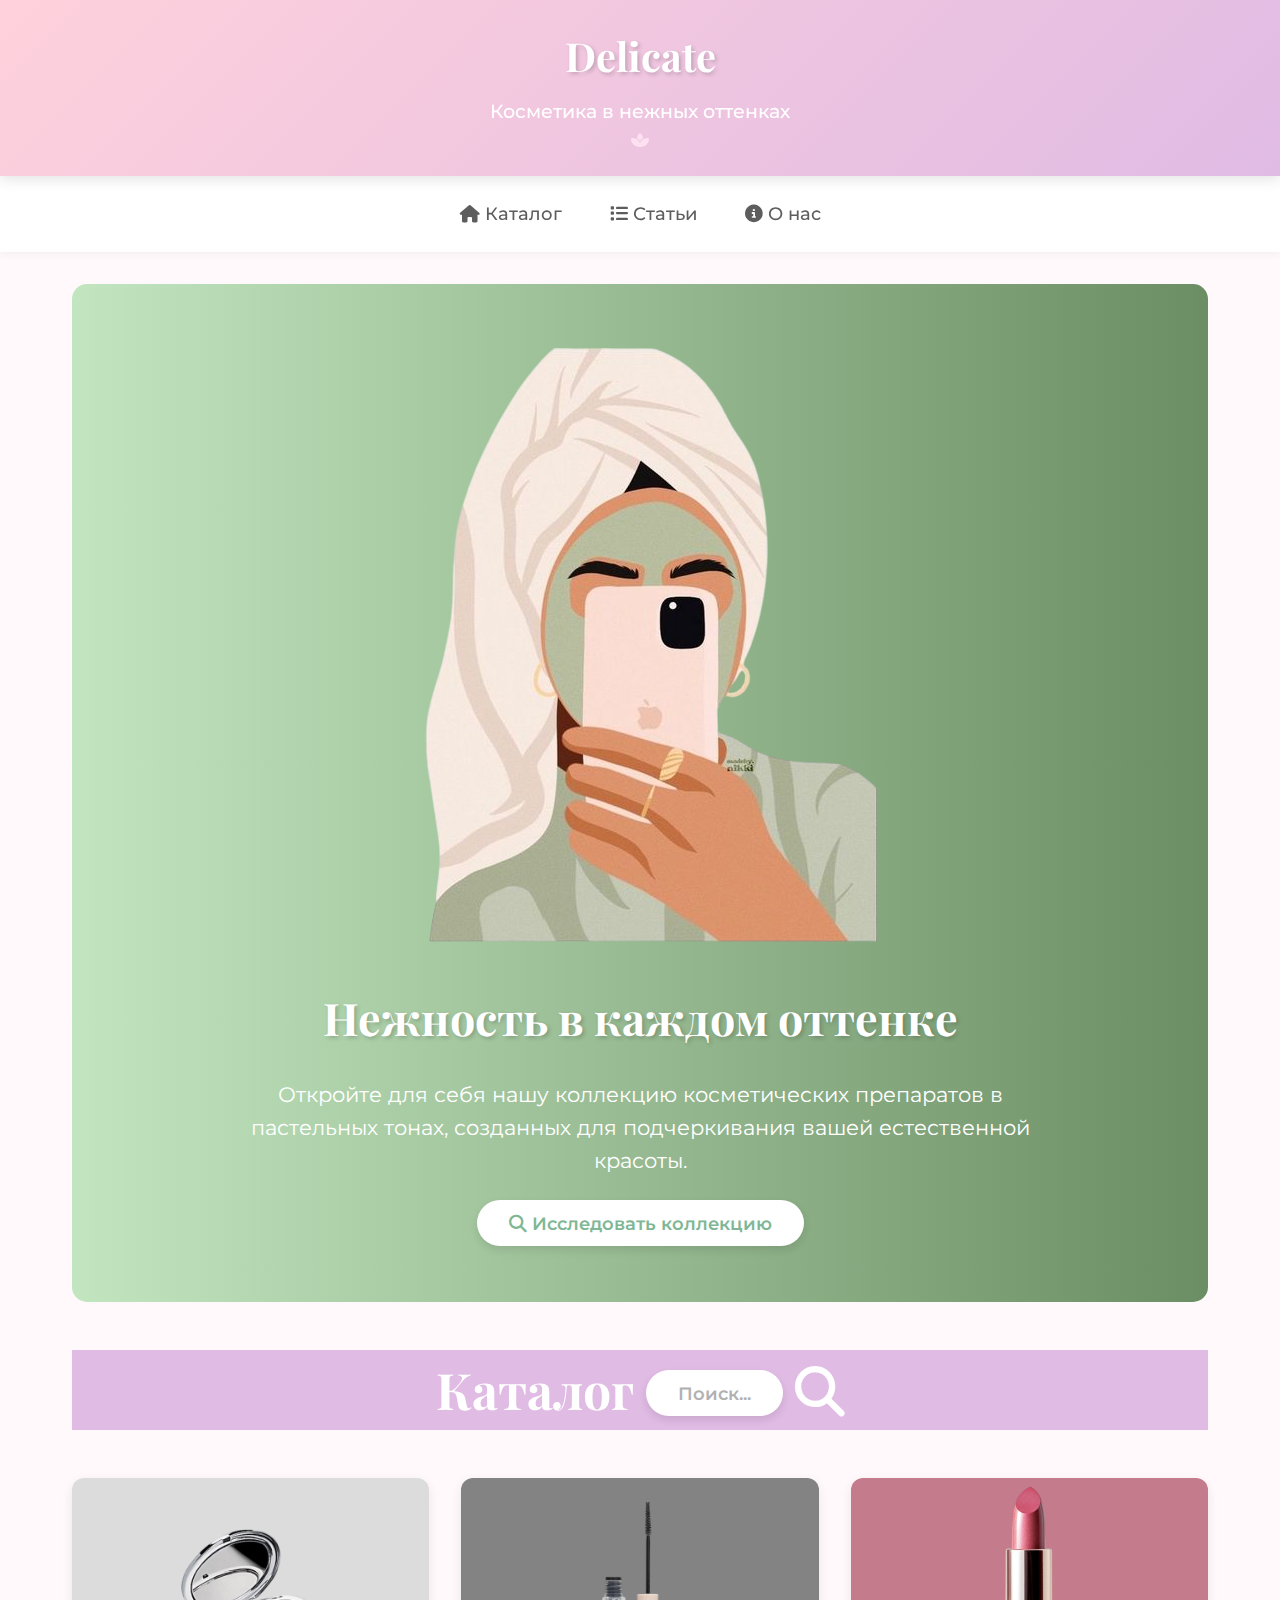
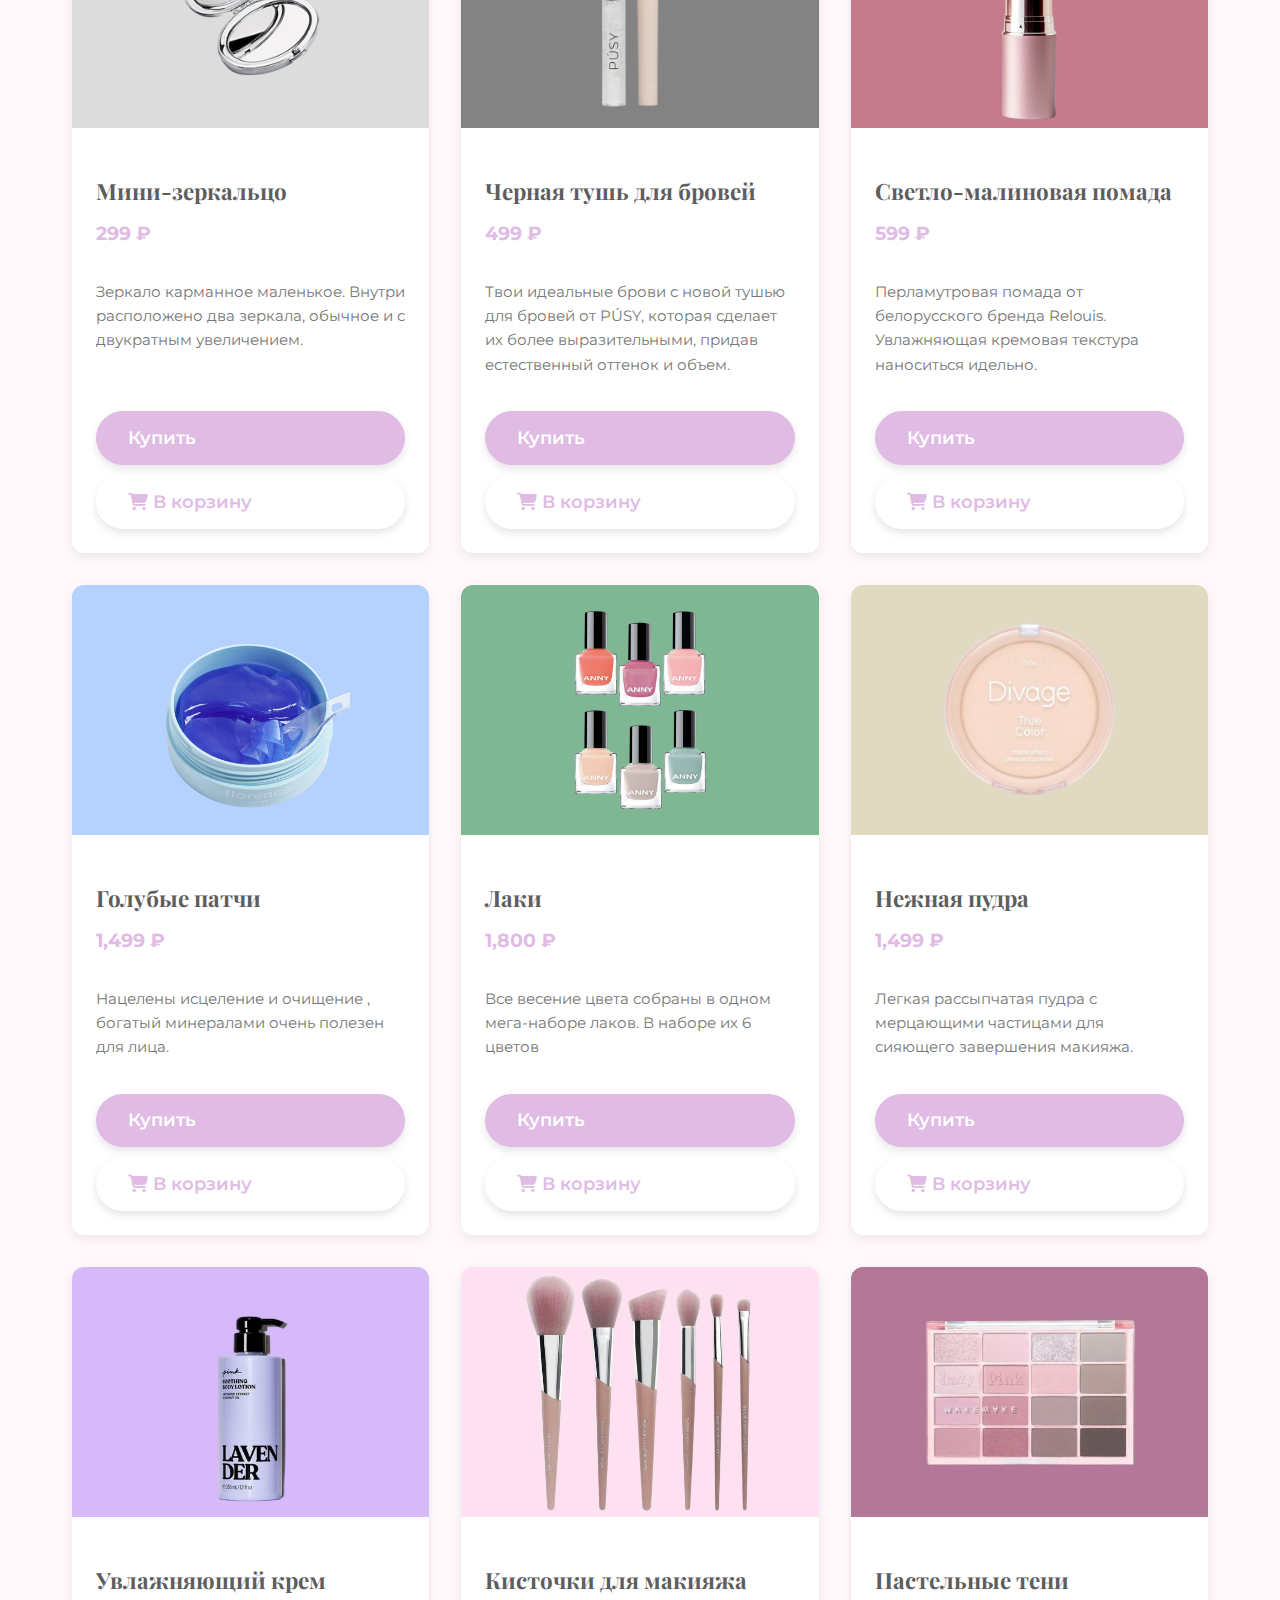
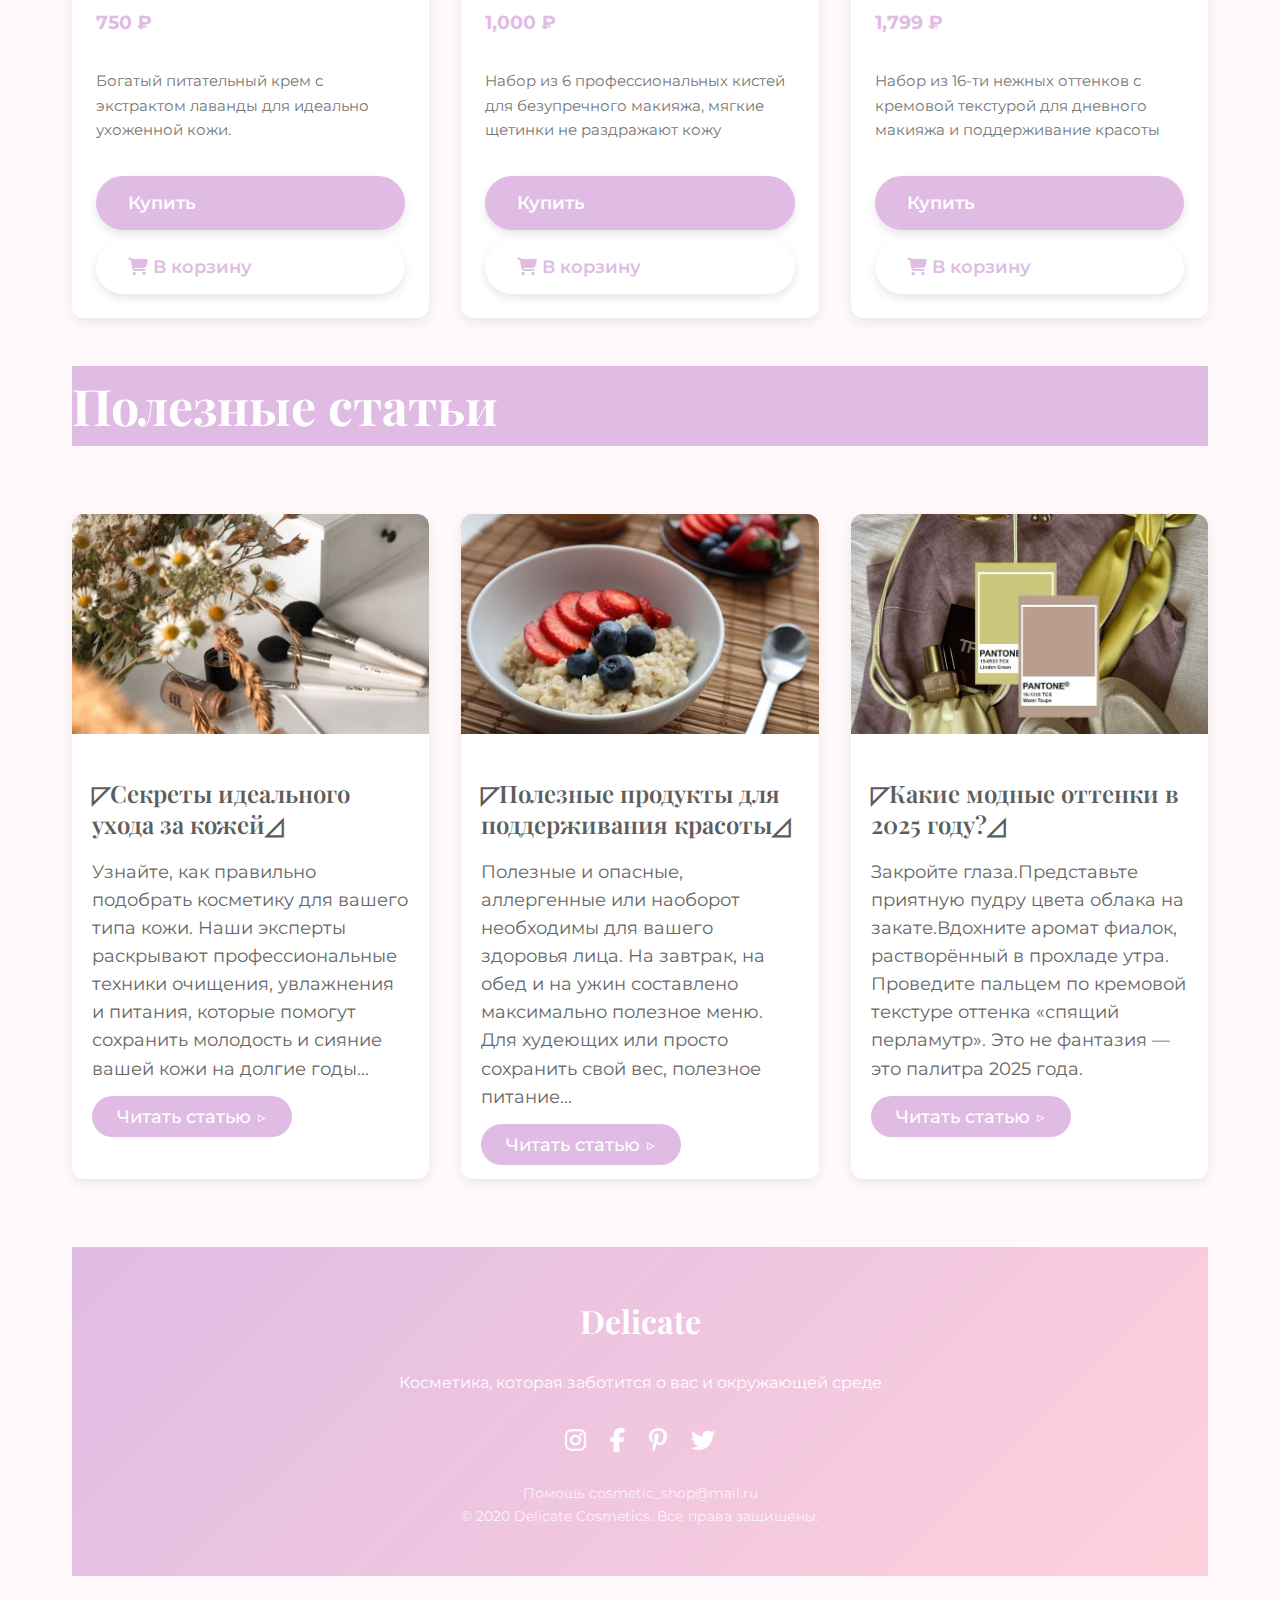
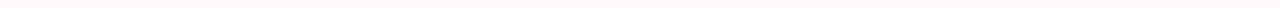
<file: index.html>
<!DOCTYPE html>
<html lang="ru">
<head>
    <meta charset="UTF-8">
    <meta name="viewport" content="width=device-width, initial-scale=1.0">
    <title>Delicate Cosmetics - Нежная косметика</title>
    <!-- Google Fonts -->
    <link rel="preconnect" href="https://fonts.googleapis.com">
    <link rel="preconnect" href="https://fonts.gstatic.com" crossorigin>
    <script src="script.js"></script>
    <link href="https://fonts.googleapis.com/css2?family=Playfair+Display:wght@400;500;600;700&family=Montserrat:wght@300;400;500;600&display=swap" rel="stylesheet">
    <!-- Font Awesome -->
    <link rel="stylesheet" href="https://cdnjs.cloudflare.com/ajax/libs/font-awesome/6.4.0/css/all.min.css">
    <!-- CSS -->
    <link rel="stylesheet" href="style.css">
<script src="script.js"></script>
</head>
<body>
    <header>
        <div class="logo">Delicate</div>
        <div class="tagline">Косметика в нежных оттенках</div>
        <div class="logo-container">
            <div class="logo-icon"><i class="fas fa-spa" style="color: #fde1f1; width: 1000px ;"></i></div>
        </div>
    </header>
    
    <nav>
        <ul id="navMenu">
            <li><a href="index.html"><i class="fas fa-home"></i> Каталог</a></li>
            <li><a href="articles-big.html"><i class="fas fa-list"></i> Статьи</a></li>
            <li><a href="about_us.html"><i class="fas fa-info-circle"></i> О нас</a></li>
        </ul>
    </nav>
    
    <div class="container">
        <section class="hero">

            
            <img src="photo/женщина.png" alt="">
            <h1>Нежность в каждом оттенке</h1>
            <p>Откройте для себя нашу коллекцию косметических препаратов в пастельных тонах, созданных для подчеркивания вашей естественной красоты.</p>
            <a style="color: #7fb795;" href="#" class="btn"><i class="fas fa-search"></i> Исследовать коллекцию</a>
        </section>

        <div>
            <h1 id="products" style="font-size: 50px; background-color: #E0BBE4;

color: #ffffff;" align="center"> Каталог <a  style="color: #b1b1b1; bottom: 10px;" href="#" class="btn"> Поиск...</a> <i class="fas fa-search"></i> </h1>
        </div>
        
        <section  class="products">
            <div class="product-card">
                <div class="product-image" style="background-color: #dcdcdc;">
                    <img src="photo/зеркало.png" style="width: 199px;" alt="">
                    <i class="fas fa-powder"></i>
                </div>
                <div class="product-info">
                    
                    <h3 class="product-title">Мини-зеркальцо</h3>
                    <div class="product-price">299 ₽</div>
                    <p class="product-desc">Зеркало карманное маленькое. Внутри расположено два зеркала, обычное и с двукратным увеличением.</p>
                    <a href="#" class="btn" style="background-color:#E0BBE4; color: #ffffff;"> Купить</a>
                    <a href="#" class="btn"><i class="fas fa-shopping-cart"></i> В корзину</a>
                </div>
            </div>

            

            <div class="product-card">
                <div class="product-image" style="background-color: #838383;">
                    <img src="photo/тушь.png" style="width: 199px;" alt="">
                    <i class="fas fa-powder"></i>
                </div>
                <div class="product-info">
                    
                    <h3 class="product-title">Черная тушь для бровей</h3>
                    <div class="product-price">499 ₽</div>
                    <p class="product-desc">Твои идеальные брови с новой тушью для бровей от PÚSY, которая сделает их более выразительными, придав естественный оттенок и объем.</p>
                    <a href="#" class="btn" style="background-color:#E0BBE4; color: #ffffff;"> Купить</a>
                    <a href="#" class="btn"><i class="fas fa-shopping-cart"></i> В корзину</a>
                </div>
            </div>

            <div class="product-card">
                <div class="product-image" style="background-color: #c47c8d;">
                    <img src="photo/помада.png" style="width: 144px;" alt="">
                    <i class="fas fa-powder"></i>
                </div>
                <div class="product-info">
                    
                    <h3 class="product-title">Светло-малиновая помада</h3>
                    <div class="product-price">599 ₽</div>
                    <p class="product-desc">Перламутровая помада от белорусского бренда Relouis. Увлажняющая кремовая текстура наноситься идельно.</p>
                    <a href="#" class="btn" style="background-color:#E0BBE4; color: #ffffff;"> Купить</a>
                    <a href="#" class="btn"><i class="fas fa-shopping-cart"></i> В корзину</a>
                </div>
            </div>

            <div class="product-card">
                <div class="product-image" style="background-color: #b5d2ff;">
                    <img src="photo/патчи.png" style="width: 199px;" alt="">
                    <i class="fas fa-powder"></i>
                </div>
                <div class="product-info">
                    
                    <h3 class="product-title">Голубые патчи</h3>
                    <div class="product-price">1,499 ₽</div>
                    <p class="product-desc">Нацелены исцеление и очищение , богатый минералами очень полезен для лица.</p>
                    <a href="#" class="btn" style="background-color:#E0BBE4; color: #ffffff;"> Купить</a>
                    <a href="#" class="btn"><i class="fas fa-shopping-cart"></i> В корзину</a>
                </div>
            </div>


            <div class="product-card">
                <div class="product-image" style="background-color: #7fb795;">
                    <img src="photo/лак.png" style="width: 144px;" alt="">
                    <i class="fas fa-powder"></i>
                </div>
                <div class="product-info">
                    
                    <h3 class="product-title">Лаки</h3>
                    <div class="product-price">1,800 ₽</div>
                    <p class="product-desc">Все весение цвета собраны в одном мега-наборе лаков. В наборе их 6 цветов</p>
                    <a href="#" class="btn" style="background-color:#E0BBE4; color: #ffffff;"> Купить</a>
                    <a href="#" class="btn"><i class="fas fa-shopping-cart"></i> В корзину</a>
                </div>
            </div>

            <div class="product-card">
                <div class="product-image" style="background-color: #e1dac2;">
                    <img src="photo/пудра.png" style="width: 199px;" alt="">
                    <i class="fas fa-powder"></i>
                </div>
                <div class="product-info">
                    
                    <h3 class="product-title">Нежная пудра</h3>
                    <div class="product-price">1,499 ₽</div>
                    <p class="product-desc">Легкая рассыпчатая пудра с мерцающими частицами для сияющего завершения макияжа.</p>
                    <a href="#" class="btn" style="background-color:#E0BBE4; color: #ffffff;"> Купить</a>
                    <a href="#" class="btn"><i class="fas fa-shopping-cart"></i> В корзину</a>
                </div>
            </div>
            
            <div class="product-card">
                <div class="product-image" style="background-color: #d5b9f8;">
                    <img src="photo/крем.png" style="width: 288px;" alt="">
                    
                </div>
                <div class="product-info">
                    <h3 class="product-title">Увлажняющий крем</h3>
                    <div class="product-price">750 ₽</div>
                    <p class="product-desc">Богатый питательный крем с экстрактом лаванды для идеально ухоженной кожи.</p>
                    <a href="#" class="btn" style="background-color:#E0BBE4; color: #ffffff;"> Купить</a>
                    <a href="#" class="btn"><i class="fas fa-shopping-cart"></i> В корзину</a>
                </div>
            </div>


            
            <div class="product-card">
                <div class="product-image" style="background-color: #fde1f1;">
                    <img src="photo/кисти.png" style="width: 244px;"  alt="">
                    
                </div>
                <div class="product-info">
                    <h3 class="product-title">Кисточки для макияжа</h3>
                    <div class="product-price">1,000 ₽</div>
                    <p class="product-desc"> Набор из 6 профессиональных кистей для безупречного макияжа, мягкие щетинки не раздражают кожу</p>
                    <a href="#" class="btn" style="background-color:#E0BBE4; color: #ffffff;"> Купить</a>
                    <a href="#" class="btn"><i class="fas fa-shopping-cart"></i> В корзину</a>
                </div>

            </div>

            <div class="product-card">
                <div class="product-image" style="background-color: #b37897;">
                    <img src="photo/палетка.png" style="width: 288px;"  alt="">
                    
                </div>
                <div class="product-info">
                    <h3 class="product-title">Пастельные тени</h3>
                    <div class="product-price">1,799 ₽</div>
                    <p class="product-desc">Набор из 16-ти нежных оттенков с кремовой текстурой для дневного макияжа и поддерживание красоты</p>
                    <a href="#" class="btn" style="background-color:#E0BBE4; color: #ffffff;"> Купить</a>
                    <a href="#" class="btn"><i class="fas fa-shopping-cart"></i> В корзину</a>
                </div>
            </div>

        </section>
        

        <h1 style="font-size: 50px; background-color: #E0BBE4;
        color: #ffffff;"> Полезные статьи</h1>

        <section class="cards-article">

        <div class="article-card">
            <div class="article-image">
              <img src="photo/article/статья1.jpg" alt="Уход за кожей">
            </div>
            <div class="article-content" >
              <h3 class="article-title">◸Секреты идеального ухода за кожей◿</h3>
              <p class="article-text" >Узнайте, как правильно подобрать косметику для вашего типа кожи. Наши эксперты раскрывают профессиональные техники очищения, увлажнения и питания, которые помогут сохранить молодость и сияние вашей кожи на долгие годы...</p>
              <a href="#" class="article-btn">Читать статью ▷</a>
            </div>
          </div>

          <div class="article-card">
            <div class="article-image">
              <img src="photo/article/статья2.jpg" alt="Уход за кожей">
            </div>
            <div class="article-content">
              <h3 class="article-title">◸Полезные продукты для поддерживания красоты◿</h3>
              <p class="article-text" >Полезные и опасные, аллергенные или наоборот необходимы для вашего здоровья лица. На завтрак, на обед и на ужин составлено максимально полезное меню. Для худеющих или просто сохранить свой вес, полезное питание... </p>
              <a href="#" class="article-btn">Читать статью ▷</a>
            </div>
          </div>

          <div class="article-card">
            <div class="article-image">
              <img src="photo/article/статья 3.jpg" alt="Уход за кожей">
            </div>
            <div class="article-content">
              <h3 class="article-title">◸Какие модные оттенки в 2025 году?◿</h3>
              <p class="article-text" >Закройте глаза.Представьте приятную пудру цвета облака на закате.Вдохните аромат фиалок, растворённый в прохладе утра. Проведите пальцем по кремовой текстуре оттенка «спящий перламутр». Это не фантазия — это палитра 2025 года.</p>
              <a href="#" class="article-btn">Читать статью ▷</a>
            </div>
          </div>

        </section>


        

    
    <footer>
        <div class="footer-content">
            <div class="footer-logo">Delicate</div>
            <p class="text">Косметика, которая заботится о вас и окружающей среде</p>
            <div class="social-links">
                <a href="#"><i class="fab fa-instagram"></i></a>
                <a href="#"><i class="fab fa-facebook-f"></i></a>
                <a href="#"><i class="fab fa-pinterest-p"></i></a>
                <a href="#"><i class="fab fa-twitter"></i></a>
            </div>
            <div class="copyright">Помощь cosmetic_shop@mail.ru</div>
            <div class="copyright">© 2020 Delicate Cosmetics. Все права защищены.</div>
        </div>
    </footer>
    

</body>
</html>
</file>
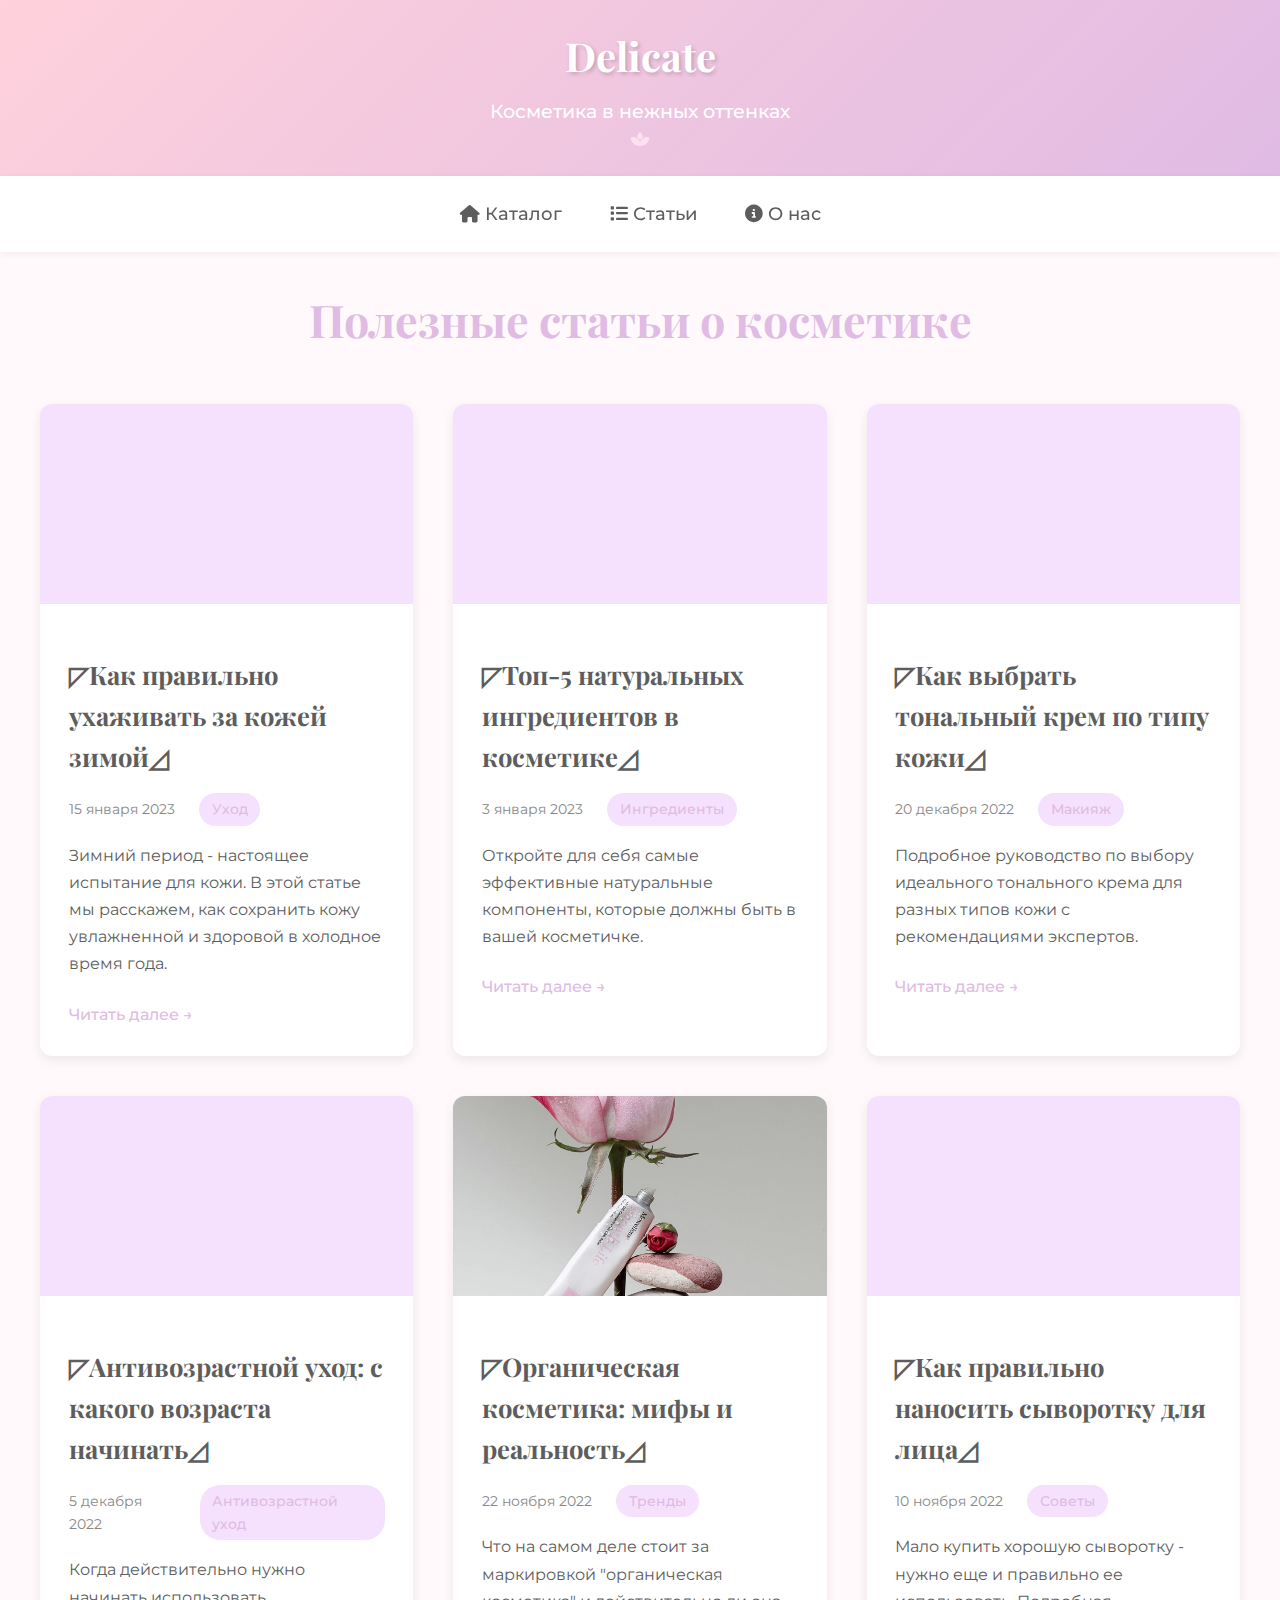
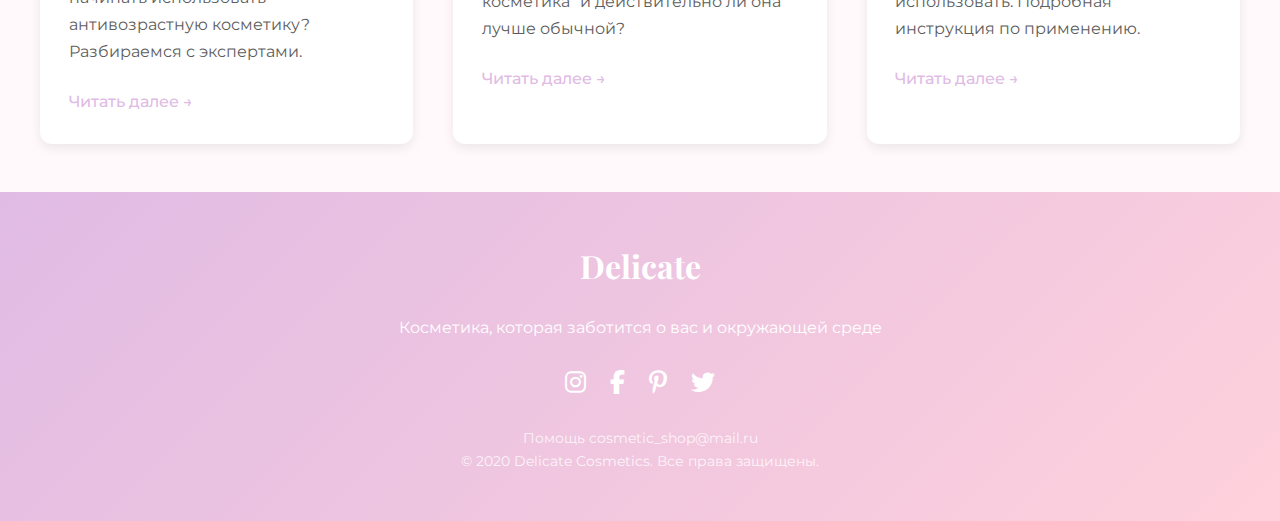
<file: articles-big.html>
<!DOCTYPE html>
<html lang="en">
<head>
    <meta charset="UTF-8">
    <meta name="viewport" content="width=device-width, initial-scale=1.0">
    <title>Delicate Cosmetics - О нас</title>
    <script src="script.js"></script>
    <link rel="stylesheet" href="https://cdnjs.cloudflare.com/ajax/libs/font-awesome/6.4.0/css/all.min.css">
    <link rel="stylesheet" href="abous_us.css">
    <link rel="stylesheet" href="articles-big.css">
    <link rel="preconnect" href="https://fonts.googleapis.com">
    <script src="https://cdn.jsdelivr.net/npm/bootstrap@5.3.5/dist/js/bootstrap.bundle.min.js" integrity="sha384-k6d4wzSIapyDyv1kpU366/PK5hCdSbCRGRCMv+eplOQJWyd1fbcAu9OCUj5zNLiq" crossorigin="anonymous"></script>

    <link href="https://cdn.jsdelivr.net/npm/bootstrap@5.3.5/dist/css/bootstrap.min.css" rel="stylesheet" integrity="sha384-SgOJa3DmI69IUzQ2PVdRZhwQ+dy64/BUtbMJw1MZ8t5HZApcHrRKUc4W0kG879m7" crossorigin="anonymous">
    
    <link rel="preconnect" href="https://fonts.gstatic.com" crossorigin>
    <link href="https://fonts.googleapis.com/css2?family=Montserrat:wght@400;500&family=Playfair+Display:wght@400;500;700&display=swap" rel="stylesheet">
</head>
<body>
    <header>
        <div class="logo">Delicate</div>
        <div class="tagline">Косметика в нежных оттенках</div>
        <div class="logo-icon"><i class="fas fa-spa" style="color: #fde1f1; width: 1000px ;"></i></div>
    </header>
    

    <nav>
        <ul id="navMenu">
            <li><a href="index.html"><i class="fas fa-home"></i> Каталог</a></li>
            <li><a href="articles-big.html"><i class="fas fa-list"></i> Статьи</a></li>
            <li><a href="about_us.html"><i class="fas fa-info-circle"></i> О нас</a></li>
        </ul>
    </nav>

    <div class="container">
        <h1 class="page-title">Полезные статьи о косметике</h1>
        
        <section class="articles">
            <article class="article-card">
                <div class="article-image" style="background-image: url('https://images.unsplash.com/photo-1522335789203-aabd1fc54bc9?ixlib=rb-1.2.1&auto=format&fit=crop&w=500&q=60');"></div>
                <div class="article-content">
                    <h2 class="article-title">◸Как правильно ухаживать за кожей зимой◿</h2>
                    <div class="article-meta">
                        <span class="article-date">15 января 2023</span>
                        <span class="article-category">Уход</span>
                    </div>
                    <p class="article-excerpt">Зимний период - настоящее испытание для кожи. В этой статье мы расскажем, как сохранить кожу увлажненной и здоровой в холодное время года.</p>
                    <a href="#" class="read-more">Читать далее →</a>
                </div>
            </article>
            
            <article class="article-card">
                <div class="article-image" style="background-image: url('https://images.unsplash.com/photo-1596462502278-27bfdc403348?ixlib=rb-1.2.1&auto=format&fit=crop&w=500&q=60');"></div>
                <div class="article-content">
                    <h2 class="article-title">◸Топ-5 натуральных ингредиентов в косметике◿</h2>
                    <div class="article-meta">
                        <span class="article-date">3 января 2023</span>
                        <span class="article-category">Ингредиенты</span>
                    </div>
                    <p class="article-excerpt">Откройте для себя самые эффективные натуральные компоненты, которые должны быть в вашей косметичке.</p>
                    <a href="#" class="read-more">Читать далее →</a>
                </div>
            </article>
            
            <article class="article-card">
                <div class="article-image" style="background-image: url('https://images.unsplash.com/photo-1570172619644-dfd03ed5d881?ixlib=rb-1.2.1&auto=format&fit=crop&w=500&q=60');"></div>
                <div class="article-content">
                    <h2 class="article-title">◸Как выбрать тональный крем по типу кожи◿</h2>
                    <div class="article-meta">
                        <span class="article-date">20 декабря 2022</span>
                        <span class="article-category">Макияж</span>
                    </div>
                    <p class="article-excerpt">Подробное руководство по выбору идеального тонального крема для разных типов кожи с рекомендациями экспертов.</p>
                    <a href="#" class="read-more">Читать далее →</a>
                </div>
            </article>
            
            <article class="article-card">
                <div class="article-image" style="background-image: url('https://images.unsplash.com/photo-1596755094514-f87e34085b2c?ixlib=rb-1.2.1&auto=format&fit=crop&w=500&q=60');"></div>
                <div class="article-content">
                    <h2 class="article-title">◸Антивозрастной уход: с какого возраста начинать◿</h2>
                    <div class="article-meta">
                        <span class="article-date">5 декабря 2022</span>
                        <span class="article-category">Антивозрастной уход</span>
                    </div>
                    <p class="article-excerpt">Когда действительно нужно начинать использовать антивозрастную косметику? Разбираемся с экспертами.</p>
                    <a href="#" class="read-more">Читать далее →</a>
                </div>
            </article>
            
            <article class="article-card">
                <div class="article-image" style="background-image: url('photo/орг.jpg');"></div>
                <div class="article-content">
                    <h2 class="article-title">◸Органическая косметика: мифы и реальность◿</h2>
                    <div class="article-meta">
                        <span class="article-date">22 ноября 2022</span>
                        <span class="article-category">Тренды</span>
                    </div>
                    <p class="article-excerpt">Что на самом деле стоит за маркировкой "органическая косметика" и действительно ли она лучше обычной?</p>
                    <a href="#" class="read-more">Читать далее →</a>
                </div>
            </article>
            
            <article class="article-card">
                <div class="article-image" style="background-image: url('https://images.unsplash.com/photo-1625772452859-1c03d5bf1137?ixlib=rb-1.2.1&auto=format&fit=crop&w=500&q=60');"></div>
                <div class="article-content">
                    <h2 class="article-title">◸Как правильно наносить сыворотку для лица◿</h2>
                    <div class="article-meta">
                        <span class="article-date">10 ноября 2022</span>
                        <span class="article-category">Советы</span>
                    </div>
                    <p class="article-excerpt">Мало купить хорошую сыворотку - нужно еще и правильно ее использовать. Подробная инструкция по применению.</p>
                    <a href="#" class="read-more">Читать далее →</a>
                </div>
            </article>
        </section>
    </div>


    <footer>
        <div class="footer-content">
            <div class="footer-logo">Delicate</div>
            <p class="text">Косметика, которая заботится о вас и окружающей среде</p>
            <div class="social-links">
                <a href="#"><i class="fab fa-instagram"></i></a>
                <a href="#"><i class="fab fa-facebook-f"></i></a>
                <a href="#"><i class="fab fa-pinterest-p"></i></a>
                <a href="#"><i class="fab fa-twitter"></i></a>
            </div>
            <div class="copyright">Помощь cosmetic_shop@mail.ru</div>
            <div class="copyright">© 2020 Delicate Cosmetics. Все права защищены.</div>
        </div>
    </footer>
    

</body>
</html>
</file>
<file: style.css>
/* Основные стили */
:root {
    --primary-color: #FFD1DC; /* Нежно-розовый */
    --secondary-color: #E0BBE4; /* Лавандовый */
    --accent-color: #F5E1FD; /* Светло-лиловый */
    --text-color: #5D5D5D; /* Темно-серый */
    --light-color: #FFF9FB; /* Очень светлый розовый */
}

* {
    box-sizing: border-box;
}

body {
    font-family: 'Playfair Display', serif;
    margin: 0;
    padding: 0;
    background-color: var(--light-color);
    color: var(--text-color);
    line-height: 1.6;
}


.product-desc,  .tagline, .btn, nav a, .copyright, .product-price, p {
    font-family: 'Montserrat', sans-serif;
}


header {
    background: linear-gradient(135deg, var(--primary-color), var(--secondary-color));
    padding: 1.5rem 0;
    text-align: center;
    box-shadow: 0 4px 12px rgba(0, 0, 0, 0.1);
    position: relative;
    z-index: 10;
}

.logo {
    font-size: 2.5rem;
    font-weight: 700;
    color: white;
    text-shadow: 2px 2px 4px rgba(0, 0, 0, 0.2);
    margin-bottom: 0.5rem;
}

.tagline {
    font-size: 1.2rem;
    color: white;
    font-weight: 500;
}


nav {
    background-color: white;
    padding: 1rem 0;
    box-shadow: 0 2px 8px rgba(0, 0, 0, 0.05);
    position: sticky;
    top: 0;
    z-index: 9;
}

nav ul {
    display: flex;
    justify-content: center;
    list-style: none;
    padding: 0;
    margin: 0;
    flex-wrap: wrap;
}

nav li {
    margin: 0 1.5rem;
}

nav a {
    text-decoration: none;
    color: var(--text-color);
    font-weight: 500;
    font-size: 1.1rem;
    transition: color 0.3s;
    display: inline-block;
    padding: 0.5rem 0;
}

nav a:hover {
    color: var(--secondary-color);
}


.cards-article {
    display: grid;
    grid-template-columns: repeat(auto-fill, minmax(280px, 1fr));
    gap: 2rem;
    margin: 3rem 0;
}

.article-cards:clicked {
    transform: scale(1.2);
  }

.article-card {
    width: 100%;
    max-width: 400px;
    background: white;
    border-radius: 12px;
    overflow: hidden;
    box-shadow: 0 4px 12px rgba(0,0,0,0.08);
    transition: transform 0.3s ease;
    margin: 20px auto;
  }
  
  .article-card:hover {
    transform: translateY(-5px);
  }
  
  .article-image {
    height: 220px;
    overflow: hidden;
  }
  
  .article-image img {
    width: 100%;
    height: 100%;
    object-fit: cover;
    transition: transform 0.5s ease;
  }
  
  .article-card:hover .article-image img {
    transform: scale(1.05);
  }
  
  .article-content {
    padding: 20px;
  }
  
  .article-title {
    font-family: 'Playfair Display', serif;
    font-weight: 600;
    font-size: 1.5rem;
    color: #5D5D5D;
    margin-bottom: 15px;
    line-height: 1.3;
  }
  
  .article-text {
    font-family: 'Montserrat', sans-serif;
    font-weight: 400;
    font-size: 1.1rem;
    color: #666;
    line-height: 1.6;
    margin-bottom: 20px;
  }
  
  .article-btn {
    font-family: 'Montserrat', sans-serif;
    font-weight: 500;
    font-size: 1.1rem;
    color: white;
    background: #E0BBE4;
    padding: 10px 25px;
    border-radius: 30px;
    text-decoration: none;
    transition: all 0.3s ease;
  }
  
  .article-btn:hover {
    background: #D6A8E1;
    transform: translateY(-2px);
    box-shadow: 0 4px 8px rgba(0,0,0,0.1);
  }





.product-actions {
    display: flex;
    gap: 1rem;
    margin-top: 1.5rem;
}

.btn-cart {
    background-color: white;
    color: var(--secondary-color);
    border: 2px solid var(--secondary-color);
}



.btn-cart {
    flex: 1;
    padding: 0.7rem;
    border-radius: 30px;
    text-decoration: none;
    font-weight: 700;
    font-size: 1rem;
    transition: all 0.3s;
    text-align: center;
    cursor: pointer;
}

.btn-cart:hover {
    background-color: var(--accent-color);
}


.container {
    max-width: 1200px;
    margin: 2rem auto;
    padding: 0 2rem;
}


.hero {
    background: linear-gradient(to right, rgba(179, 225, 177, 0.8), rgba(70, 115, 62, 0.8));
    padding: 4rem 2rem;
    text-align: center;
    border-radius: 15px;
    margin-bottom: 3rem;
    position: relative;
    overflow: hidden;
}

.hero h1 {
    font-size: 2.8rem;
    color: white;
    margin-bottom: 1.5rem;
    text-shadow: 2px 2px 4px rgba(0, 0, 0, 0.2);
    position: relative;
    z-index: 2;
}

.hero p {
    font-size: 1.3rem;
    color: white;
    max-width: 800px;
    margin: 0 auto 2rem;
    position: relative;
    z-index: 2;
}



.btn {
    margin-top: 10px;
    background-color: white;
    color: var(--secondary-color);
    padding: 0.8rem 2rem;
    border-radius: 30px;
    text-decoration: none;
    font-weight: 600;
    font-size: 1.1rem;
    transition: all 0.3s;
    box-shadow: 0 4px 8px rgba(0, 0, 0, 0.1);
    border: none;
    cursor: pointer;
    position: relative;
    z-index: 2;
}

.btn:hover {
    transform: translateY(-3px);
    box-shadow: 0 6px 12px rgba(0, 0, 0, 0.15);
}


.products {
    display: grid;
    grid-template-columns: repeat(auto-fill, minmax(280px, 1fr));
    gap: 2rem;
    margin: 3rem 0;
}

.product-card {
    background-color: white;
    border-radius: 12px;
    overflow: hidden;
    box-shadow: 0 4px 12px rgba(0, 0, 0, 0.08);
    transition: transform 0.3s, box-shadow 0.3s;
    display: flex;
    flex-direction: column;
}

.product-card:hover {
    transform: translateY(-10px);
    box-shadow: 0 12px 24px rgba(0, 0, 0, 0.12);
}

.product-image {
    height: 250px;
    background-color: var(--accent-color);
    display: flex;
    align-items: center;
    justify-content: center;
    color: var(--secondary-color);
    font-size: 1.5rem;
    font-weight: 700;
    position: relative;
}

.product-image i {
    font-size: 4rem;
    opacity: 0.7;
}

.product-info {
    padding: 1.5rem;
    flex-grow: 1;
    display: flex;
    flex-direction: column;
}

.product-title {
    font-size: 1.4rem;
    margin-bottom: 0.5rem;
    color: var(--text-color);
}

.product-price {
    font-size: 1.2rem;
    color: var(--secondary-color);
    font-weight: 700;
    margin-bottom: 1rem;
}

.product-desc {
    font-size: 0.95rem;
    margin-bottom: 1.5rem;
    color: #777;
    flex-grow: 1;
}











footer {
    background: linear-gradient(135deg, var(--secondary-color), var(--primary-color));
    color: white;
    text-align: center;
    padding: 3rem 0;
    margin-top: 3rem;


}

.text {
    font-family: 'Montserrat', sans-serif;
}



.footer-content {
    max-width: 800px;
    margin: 0 auto;
    padding: 0 2rem;
}

.footer-logo {
    font-size: 2rem;
    font-weight: 700;
    margin-bottom: 1.5rem;
}

.social-links {
    display: flex;
    justify-content: center;
    gap: 1.5rem;
    margin: 1.5rem 0;
}

.social-links a {
    color: white;
    font-size: 1.5rem;
    transition: transform 0.3s;

    align-items: center;
    justify-content: center;
}

.social-links a:hover {
    transform: translateY(-3px);
    background-color: rgba(255, 255, 255, 0.3);
}

.copyright {
    font-size: 0.9rem;
    opacity: 0.8;
}


/* Адаптивность */
@media (max-width: 992px) {
    .hero h1 {
        font-size: 2.4rem;
    }
    
    .hero p {
        font-size: 1.1rem;
    }
}

@media (max-width: 768px) {

    
    
    
    .hero {
        padding: 3rem 1.5rem;
        border-radius: 0;
        margin-bottom: 2rem;
    }
    
    .hero h1 {
        font-size: 2rem;
    }
    
    .container {
        padding: 0 1.5rem;
    }
    
    .products {
        grid-template-columns: 1fr;
    }


}

@media (max-width: 480px) {
    .logo {
        font-size: 2rem;
    }
    
    .tagline {
        font-size: 1rem;
    }
    
    .hero h1 {
        font-size: 1.8rem;
    }
    
    .btn {
        padding: 0.7rem 1.5rem;
        font-size: 1rem;
    }
    
    .footer-logo {
        font-size: 1.8rem;
    }
}
</file>
<file: abous_us.css>
:root {
    --primary-color: #FFD1DC; /* Нежно-розовый */
    --secondary-color: #E0BBE4; /* Лавандовый */
    --accent-color: #F5E1FD; /* Светло-лиловый */
    --text-color: #5D5D5D; /* Темно-серый */
    --light-color: #FFF9FB; /* Очень светлый розовый */
}

body {
    font-family: 'Montserrat', sans-serif;
    margin: 0;
    padding: 0;
    background-color: var(--light-color);
    color: var(--text-color);
    line-height: 1.6;
}

h1, h2, h3, h4 {
    font-family: 'Playfair Display', serif;
    color: var(--text-color);
}

/* Шапка */
header {
    background: linear-gradient(135deg, var(--primary-color), var(--secondary-color));
    padding: 1.5rem 0;
    text-align: center;
    box-shadow: 0 4px 12px rgba(0, 0, 0, 0.1);
}

nav {
    background-color: white;
    padding: 1rem 0;
    box-shadow: 0 2px 8px rgba(0, 0, 0, 0.05);
    position: sticky;
    top: 0;
    z-index: 9;
}

nav ul {
    display: flex;
    justify-content: center;
    list-style: none;
    padding: 0;
    margin: 0;
    flex-wrap: wrap;
}

nav li {
    margin: 0 1.5rem;
}

nav a {
    text-decoration: none;
    color: var(--text-color);
    font-weight: 500;
    font-size: 1.1rem;
    transition: color 0.3s;
    display: inline-block;
    padding: 0.5rem 0;
}

nav a:hover {
    color: var(--secondary-color);
}


.logo {
    font-family: 'Playfair Display', serif;
    font-size: 2.5rem;
    font-weight: 700;
    color: white;
    text-shadow: 2px 2px 4px rgba(0, 0, 0, 0.2);
    margin-bottom: 0.5rem;
}

.tagline {
    font-family: 'Montserrat', sans-serif;
    font-size: 1.2rem;
    color: white;
    font-weight: 500;
}

/* Навигация */
nav {
    background-color: white;
    padding: 1rem 0;
    box-shadow: 0 2px 8px rgba(0, 0, 0, 0.05);
}

nav ul {
    display: flex;
    justify-content: center;
    list-style: none;
    padding: 0;
    margin: 0;
}

nav li {
    margin: 0 1.5rem;
}

nav a {
    font-family: 'Montserrat', sans-serif;
    text-decoration: none;
    color: var(--text-color);
    font-weight: 500;
    font-size: 1.1rem;
    transition: color 0.3s;
}

nav a:hover {
    color: var(--secondary-color);
}

/* Основной контент */
.container {
    max-width: 1200px;
    margin: 3rem auto;
    padding: 0 2rem;
}

.about-hero {
    text-align: center;
    margin-bottom: 4rem;
}

.about-hero h1 {
    font-size: 3rem;
    margin-bottom: 1.5rem;
    color: var(--secondary-color);
}

.about-hero p {
    font-size: 1.2rem;
    max-width: 800px;
    margin: 0 auto;
}

.about-section {
    display: flex;
    align-items: center;
    margin-bottom: 4rem;
    gap: 3rem;
}

.about-section.reverse {
    flex-direction: row-reverse;
}

.about-image {
    flex: 1;
    min-height: 400px;
    border-radius: 15px;
    background-color: var(--accent-color);
    display: flex;
    align-items: center;
    justify-content: center;
    color: var(--secondary-color);
    font-size: 1.5rem;
    font-weight: 500;
}

.about-content {
    flex: 1;
}

.about-content h2 {
    font-size: 2.2rem;
    margin-bottom: 1.5rem;
    color: var(--secondary-color);
}

.team-section {
    text-align: center;
    margin: 5rem 0;
}

.team-section h2 {
    font-size: 2.5rem;
    margin-bottom: 3rem;
    color: var(--secondary-color);
}

.team-grid {
    display: grid;
    grid-template-columns: repeat(auto-fill, minmax(250px, 1fr));
    gap: 2rem;
}

.team-member {
    background-color: white;
    border-radius: 12px;
    padding: 2rem;
    box-shadow: 0 4px 12px rgba(0, 0, 0, 0.08);
    transition: transform 0.3s;
}

.team-member:hover {
    transform: translateY(-10px);
}

.member-photo {
    width: 150px;
    height: 150px;
    border-radius: 50%;
    background-color: var(--primary-color);
    margin: 0 auto 1.5rem;
    display: flex;
    align-items: center;
    justify-content: center;
    color: white;
    font-size: 3rem;
}

.member-name {
    font-family: 'Playfair Display', serif;
    font-size: 1.5rem;
    margin-bottom: 0.5rem;
    color: var(--text-color);
}

.member-position {
    color: var(--secondary-color);
    font-weight: 500;
    margin-bottom: 1rem;
}

/* Подвал */
footer {
    background: linear-gradient(135deg, var(--secondary-color), var(--primary-color));
    color: white;
    text-align: center;
    padding: 3rem 0;
    margin-top: 3rem;
}

.footer-content {
    max-width: 800px;
    margin: 0 auto;
}

.footer-logo {
    font-family: 'Playfair Display', serif;
    font-size: 2rem;
    font-weight: 700;
    margin-bottom: 1.5rem;
}

.social-links {
    display: flex;
    justify-content: center;
    gap: 1.5rem;
    margin: 1.5rem 0;
}

.social-links a {
    color: white;
    font-size: 1.5rem;
    transition: transform 0.3s;
}

.social-links a:hover {
    transform: translateY(-3px);
}

.copyright {
    font-size: 0.9rem;
    opacity: 0.8;
}

/* Адаптивность */
@media (max-width: 768px) {
    nav ul {
        flex-direction: column;
        align-items: center;
    }
    
    nav li {
        margin: 0.5rem 0;
    }
    
    .about-section, .about-section.reverse {
        flex-direction: column;
    }
    
    .about-image {
        width: 100%;
        margin-bottom: 2rem;
    }
    
    .about-hero h1 {
        font-size: 2.2rem;
    }
}
</file>
<file: articles-big.css>
:root {
    --primary-color: #FFD1DC; /* Нежно-розовый */
    --secondary-color: #E0BBE4; /* Лавандовый */
    --accent-color: #F5E1FD; /* Светло-лиловый */
    --text-color: #5D5D5D; /* Темно-серый */
    --light-color: #FFF9FB; /* Очень светлый розовый */
}

body {
    font-family: 'Montserrat', sans-serif;
    margin: 0;
    padding: 0;
    background-color: var(--light-color);
    color: var(--text-color);
    line-height: 1.6;
}

h1, h2, h3, h4 {
    font-family: 'Playfair Display', serif;
    color: var(--text-color);
}

/* Шапка */
header {
    background: linear-gradient(135deg, var(--primary-color), var(--secondary-color));
    padding: 1.5rem 0;
    text-align: center;
    box-shadow: 0 4px 12px rgba(0, 0, 0, 0.1);
}

p, .member-position {
    font-family: 'Montserrat', sans-serif;
}

.carousel-inner {
    
    display: block;
    background-color: #E0BBE4;
}
.logo {
    font-family: 'Playfair Display', serif;
    font-size: 2.5rem;
    font-weight: 700;
    color: white;
    text-shadow: 2px 2px 4px rgba(0, 0, 0, 0.2);
    margin-bottom: 0.5rem;
}

.tagline {
    font-family: 'Montserrat', sans-serif;
    font-size: 1.2rem;
    color: white;
    font-weight: 500;
}

.container {
    max-width: 1200px;
    margin: 2rem auto;
    padding: 0 2rem;
}

.page-title {
    font-family: 'Playfair Display', serif;
    font-size: 2.8rem;
    text-align: center;
    margin-bottom: 3rem;
    color: var(--secondary-color);
}

/* Карточки статей */
.articles {
    display: grid;
    grid-template-columns: repeat(auto-fill, minmax(350px, 1fr));
    gap: 2.5rem;
    margin: 3rem 0;
}

.article-card {
    background-color: white;
    border-radius: 12px;
    overflow: hidden;
    box-shadow: 0 4px 12px rgba(0, 0, 0, 0.08);
    transition: transform 0.3s, box-shadow 0.3s;
}

.article-card:hover {
    transform: translateY(-10px);
    box-shadow: 0 12px 24px rgba(0, 0, 0, 0.12);
}

.article-image {
    height: 200px;
    background-color: var(--accent-color);
    display: flex;
    align-items: center;
    justify-content: center;
    color: var(--secondary-color);
    font-size: 1.5rem;
    font-weight: 700;
    background-size: cover;
    background-position: center;
}

.article-content {
    padding: 1.8rem;
}

.article-title {
    font-family: 'Playfair Display', serif;
    font-size: 1.6rem;
    margin-bottom: 1rem;
    color: var(--text-color);
}

.article-meta {
    display: flex;
    align-items: center;
    margin-bottom: 1rem;
    font-size: 0.9rem;
    color: #888;
}

.article-date {
    margin-right: 1.5rem;
}

.article-category {
    background-color: var(--accent-color);
    color: var(--secondary-color);
    padding: 0.3rem 0.8rem;
    border-radius: 20px;
    font-weight: 500;
}

.article-excerpt {
    margin-bottom: 1.5rem;
    line-height: 1.7;
}

.read-more {
    display: inline-block;
    color: var(--secondary-color);
    font-weight: 500;
    text-decoration: none;
    transition: color 0.3s;
}

.read-more:hover {
    color: var(--primary-color);
}

/* Подвал */
footer {
    background: linear-gradient(135deg, var(--secondary-color), var(--primary-color));
    color: white;
    text-align: center;
    padding: 3rem 0;
    margin-top: 3rem;
}

.footer-content {
    max-width: 800px;
    margin: 0 auto;
}

.footer-logo {
    font-family: 'Playfair Display', serif;
    font-size: 2rem;
    font-weight: 700;
    margin-bottom: 1.5rem;
}

.social-links {
    display: flex;
    justify-content: center;
    gap: 1.5rem;
    margin: 1.5rem 0;
}

.social-links a {
    color: white;
    font-size: 1.5rem;
    transition: transform 0.3s;
}

.social-links a:hover {
    transform: translateY(-3px);
}

.copyright {
    font-size: 0.9rem;
    opacity: 0.8;
}

/* Адаптивность */
@media (max-width: 768px) {
    nav ul {
        flex-direction: column;
        align-items: center;
    }
    
    nav li {
        margin: 0.5rem 0;
    }
    
    .page-title {
        font-size: 2.2rem;
    }
    
    .articles {
        grid-template-columns: 1fr;
    }
}

/* Навигация */
nav {
    background-color: white;
    padding: 1rem 0;
    box-shadow: 0 2px 8px rgba(0, 0, 0, 0.05);
}

nav ul {
    display: flex;
    justify-content: center;
    list-style: none;
    padding: 0;
    margin: 0;
}

nav li {
    margin: 0 1.5rem;
}

nav a {
    font-family: 'Montserrat', sans-serif;
    text-decoration: none;
    color: var(--text-color);
    font-weight: 500;
    font-size: 1.1rem;
    transition: color 0.3s;
}

nav a:hover {
    color: var(--secondary-color);
}






footer {
    background: linear-gradient(135deg, var(--secondary-color), var(--primary-color));
    color: white;
    text-align: center;
    padding: 3rem 0;
    margin-top: 3rem;
}

.footer-content {
    max-width: 800px;
    margin: 0 auto;
}

.footer-logo {
    font-family: 'Playfair Display', serif;
    font-size: 2rem;
    font-weight: 700;
    margin-bottom: 1.5rem;
}

.social-links {
    display: flex;
    justify-content: center;
    gap: 1.5rem;
    margin: 1.5rem 0;
}

.social-links a {
    color: white;
    font-size: 1.5rem;
    transition: transform 0.3s;
}

.social-links a:hover {
    transform: translateY(-3px);
}

.copyright {
    font-size: 0.9rem;
    opacity: 0.8;
}
</file>
